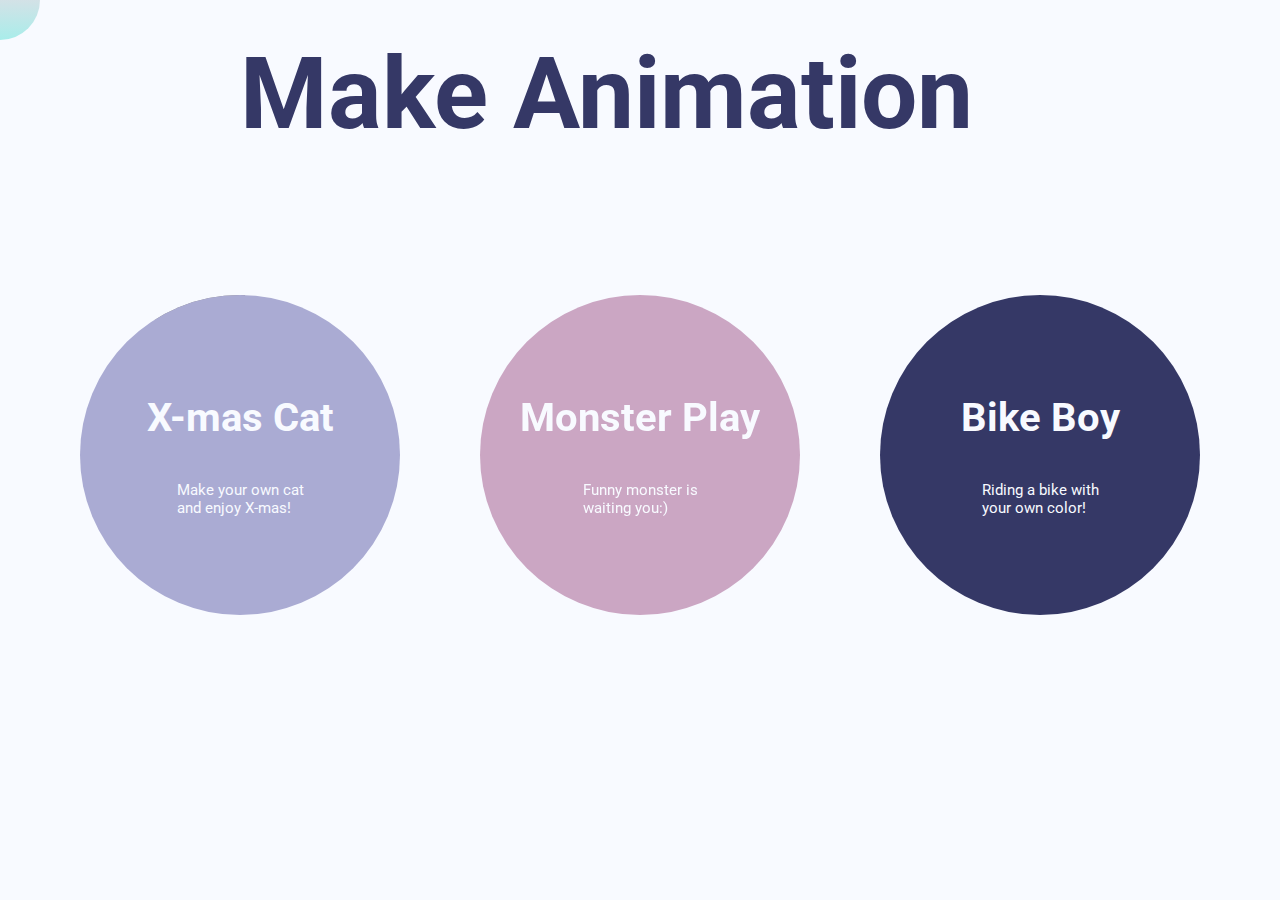
<file: svg animation main/index.html>
<!DOCTYPE html>
<html lang="en">
<head>
    <meta charset="UTF-8">
    <meta name="viewport" content="width=device-width, initial-scale=1.0">
    <link rel="preconnect" href="https://fonts.gstatic.com">
<link href="https://fonts.googleapis.com/css2?family=Roboto:wght@300&display=swap" rel="stylesheet">
    <link rel="stylesheet" href="style.css">
    <title>SVG animation</title>
</head>
<body>
    <div class="cursor">    
        <div class="cursor_small"></div></div>

    <div class="main_text"><h1>Make Animation</h1></div>
    <section class="main">
        <div class="first">
        <div class="first_front">
            <a href="/svg animation4/index.html"><img src="./cat_X-mas.jpg" alt=""></a>
        </div>
        <div class="first_back">
            <h1>X-mas Cat</h1>
            <p>Make your own cat<br> and enjoy X-mas!</p>
        </div>
        </div>
        <div class="second">
            <div class="second_front">
                <a href="/svg animation3/index.html"><img src="./monster.jpg" alt=""></a>
            </div>
            <div class="second_back">
                <h1>Monster Play</h1>
                <p>Funny monster is<br> waiting you:)</p>
            </div>
        </div>
        <div class="third">
            <div class="third_front">
                <a href="/svg animation/index.html"><img src="./undraw_Ride_a_bicycle_2yok.jpg" alt=""></a>
            </div>
            <div class="third_back">
                <h1>Bike Boy</h1>
                <p>Riding a bike with<br> your own color! </p>
            </div>
        </div>
    </section>
    <script src="./app.js"></script>
</body>
</html>
</file>
<file: svg animation main/style.css>
*{
    padding: 0;
    margin: 0;
    box-sizing: border-box;
    font-family: 'Roboto', sans-serif;

}
body{
    background: #F8FAFF;
    position: relative;
    cursor: none;
}
/* cursor */
.cursor{
    width: 5rem;
    height: 5rem;
    background-image: linear-gradient(to top, #a8edea 0%, #fed6e3 100%);
    border-radius: 50%;
    position: absolute;
    transform: translate(-50%,-50%);
    pointer-events: none;
    transition: all 0.3s ease;
    transition-property: background, transform;
    transform-origin: 100% 100%; 
    z-index: 6;
}
.cursor_small{
    width: 1.5rem;
    height: 1.5rem;
    background-image: linear-gradient(to top, #a8edea 0%, #fed6e3 100%);
    border-radius: 50%;
    position: absolute;
    transform: translate(-50%,-50%);
    pointer-events: none;
    transition: all 0.3s ease;
    transition-property: background, transform;
    transform-origin: 100% 100%; 
    animation: cursor 1s infinite alternate;
    transform-origin: top;
    transform-box: fill;
}
@keyframes cursor{
    from{
        transform: translateY(0);
    }
    to{
        transform: translateY(-30px);
    }
}
.link-grow{
    transform: scale(3);
    background:  #353866;
    ;
}
.hoverd-link{
    color: #F8FAFF;
}




.main_text{
    position: absolute;
    top: 5%;
    left: 50%;
    transform: translate(-50%,-5%);
    width: 800px;  
    color: #353866;
}
.main_text h1{

    font-size: 100px;
}
.main{
    width: 100%;
    height: 90vh;
    display: flex;
    justify-content: center;
    align-items: center;
}
.first,.second,.third{
    width: 320px;
    height: 320px;
    position: relative;
    transition: transform 1s ease-in-out;
    transform-style: preserve-3d;
    margin-top: 100px;
    margin-left: 40px;
    margin-right: 40px;
    border-radius: 50%;

}
.first_front, .second_front, .third_front ,.first_back, .second_back, .third_back{
    width: 100%;
    height: 100%;
    border-radius: 50%;
    position: absolute;
}

.first_front, .second_front, .third_front{
    transform-style: preserve-3d;

}
.first_back, .second_back, .third_back{
    display: flex;
    justify-content: center;
    align-items: center;
    flex-direction: column;
    backface-visibility: hidden;
    color: #F8FAFF;
}
.first_back h1, .second_back h1, .third_back h1{
    font-size: 40px;
    font-weight: bolder;
    padding-bottom: 40px;
}
.first_back p, .second_back p, .third_back p{
    font-size: 15px;
}
.first_back{
    background-color: #AAABD3;
}
.second_back{
    background: #CBA6C3;
}
.third_back{
    background: #353866;
}
.first_front img, .second_front img, .third_front img{
    width: 100%;
    height: 100%;
    border-radius: 50%;
    z-index: 50;
}
.first:hover{
    transform: rotateY(180deg);
}
.second:hover{
    transform: rotateY(180deg);
}
.third:hover{
    transform: rotateY(180deg);
}
</file>
